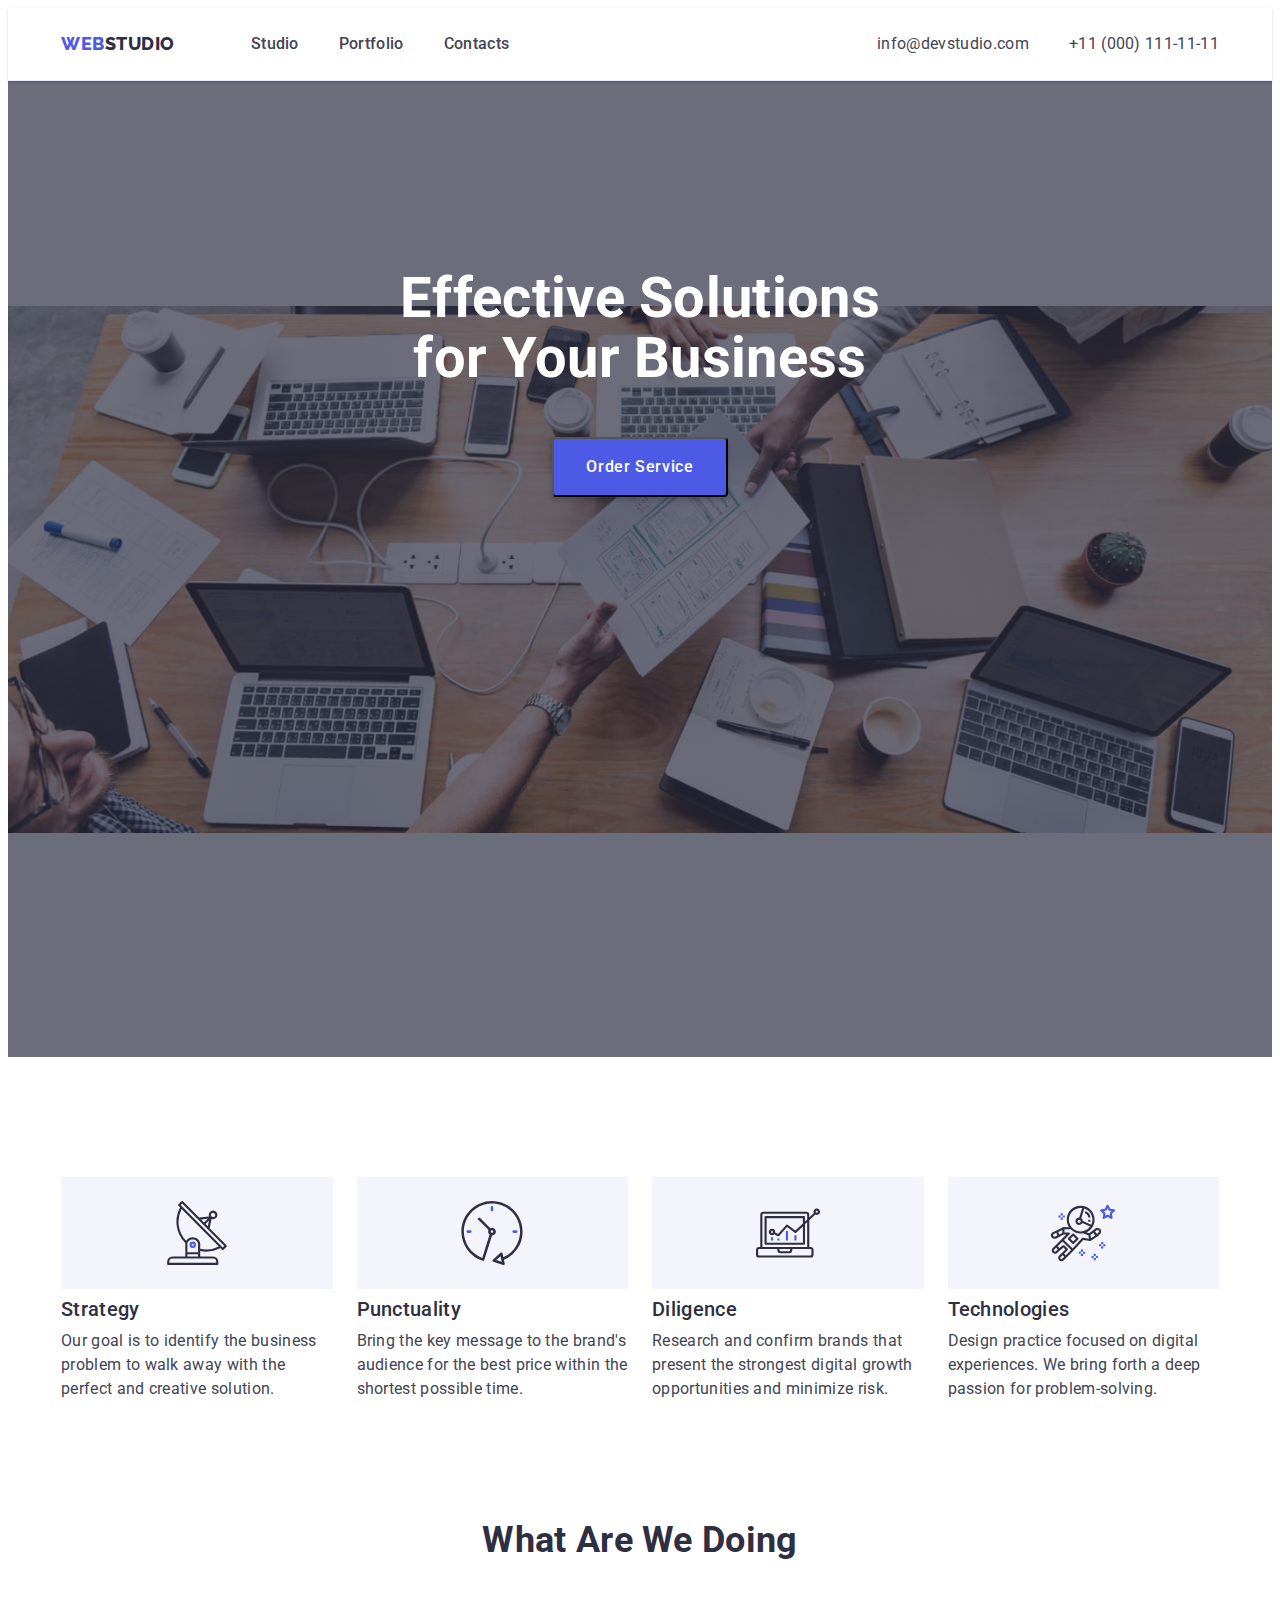
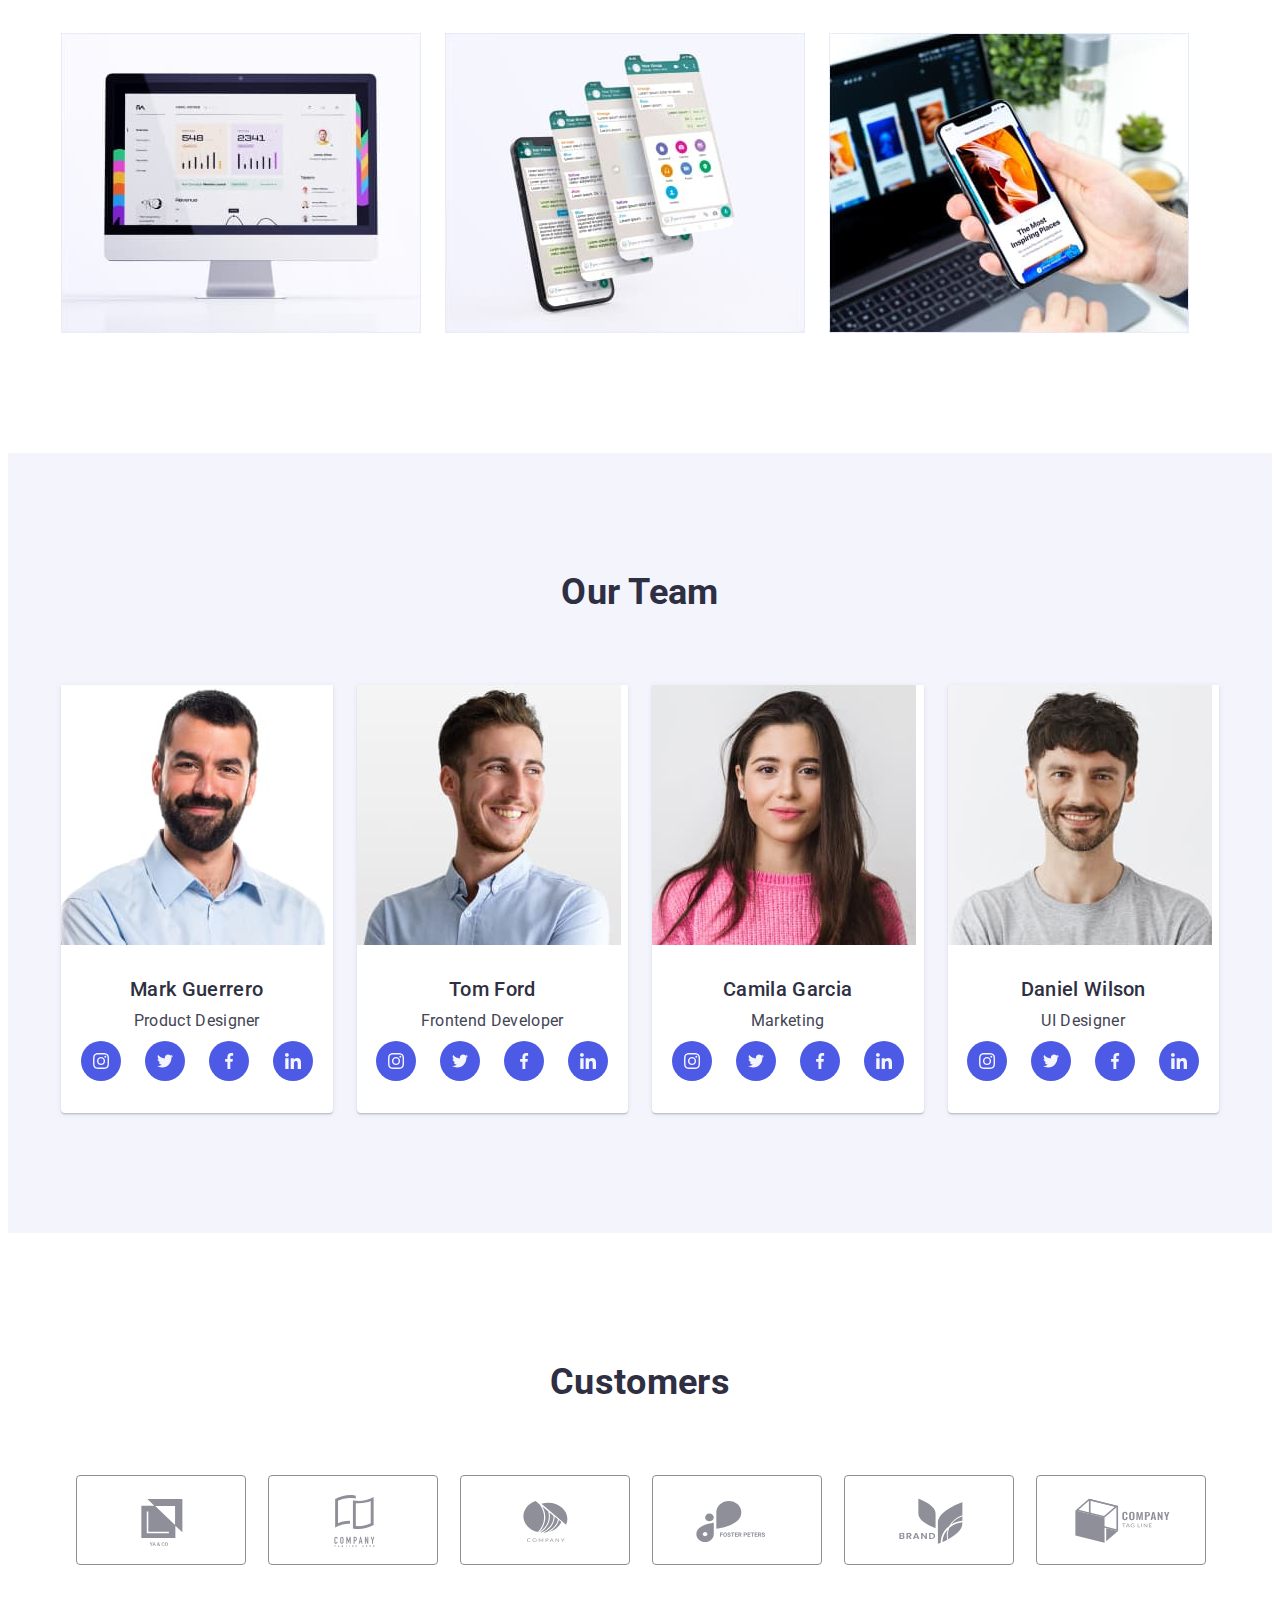
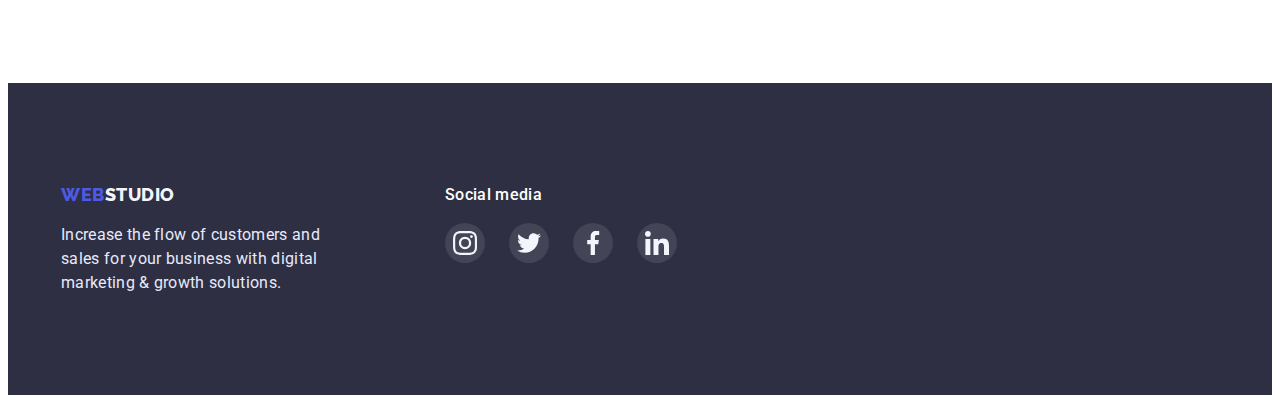
<file: index.html>
<!DOCTYPE html>
<html lang="en">
<head>
    <meta charset="UTF-8">
    <meta http-equiv="X-UA-Compatible" content="IE=edge">
    <meta name="viewport" content="width=device-width, initial-scale=1.0">
    <title>Web Studio</title>
    <link
        rel="stylesheet"
        href="https://cdnjs.cloudflare.com/ajax/libs/modern-normalize/1.1.0/modern-normalize.min.css"
        integrity="sha512-wpPYUAdjBVSE4KJnH1VR1HeZfpl1ub8YT/NKx4PuQ5NmX2tKuGu6U/JRp5y+Y8XG2tV+wKQpNHVUX03MfMFn9Q=="
        crossorigin="anonymous"
        referrerpolicy="no-referrer"
    />
    <link rel="preconnect" href="https://fonts.googleapis.com">
    <link rel="preconnect" href="https://fonts.gstatic.com" crossorigin>
    <link href="https://fonts.googleapis.com/css2?family=Raleway:wght@800&family=Roboto:wght@400;500;700&display=swap" rel="stylesheet">
    <link rel="stylesheet" href="./css/styles.css">
</head>

<body>
    <!--Header-->
    <header class="header">
        <div class="header-container container">
            <nav class="header-navigation">
                <a href="./index.html" class="header-logo logo"><span class="logo-accent">Web</span>Studio</a>
            
                <ul class="header-list list">
                    <li class="header-item"><a href="./index.html" class="header-link link">Studio</a></li>
                    <li class="header-item"><a href="./portfolio.html" class="header-link link">Portfolio</a></li>
                    <li class="header-item"><a href="" class="header-link link">Contacts</a></li>
                </ul>

            </nav>
                
            <address class="header-contacts">
                <ul class="header-contacts-list list">
                    <li class="header-contacts-item"><a href="mailto:info@devstudio.com" class="header-contacts-mail link">info@devstudio.com</a></li>
                    <li class="header-contacts-item"><a href="tel:+110001111111" class="header-contacts-tel link">+11 (000) 111-11-11</a></li>
                </ul>
            </address>
        </div>
    </header>

    <main>
        <!--Hero-->
        <section class="hero">
            <div class="container">
                <h1 class="hero-title">Effective Solutions for Your Business</h1>
                <button type="button" class="hero-btn btn">Order Service</button>
            </div>
        </section>

        <!--Benefits-->
        <section class="benefits">
            <div class="container">
                <h2 class="visually-hidden">Benefits of the company</h2>
                <ul class="benefits-list list">
                    <li class="benefits-item">
                        <div class="benefits-icon">
                            <svg class="benefits-icon-item" width="64" height="64">
                                <use href="images/icons.svg#icon-antenna"></use>
                            </svg>
                         </div>
                        <h3 class="benefits-subtitle subtitle">Strategy</h3>
                        <p class="benefits-text text">Our goal is to identify the business problem to walk away with the perfect and creative solution.</p>
                    </li>

                    <li class="benefits-item">
                        <div class="benefits-icon">
                            <svg class="benefits-icon-item" width="64" height="64">
                                <use href="images/icons.svg#icon-clock"></use>
                            </svg>
                        </div>
                        <h3 class="benefits-subtitle subtitle">Punctuality</h3>
                        <p class="benefits-text text text">Bring the key message to the brand's audience for the best price within the shortest possible time.</p>
                    </li>

                    <li class="benefits-item">
                        <div class="benefits-icon">
                            <svg class="benefits-icon-item" width="64" height="64">
                                <use href="images/icons.svg#icon-diagram"></use>
                            </svg>
                        </div>
                        <h3 class="benefits-subtitle subtitle">Diligence</h3>
                        <p class="benefits-text text text">Research and confirm brands that present the strongest digital growth opportunities and minimize risk.</p>
                    </li>

                    <li class="benefits-item">
                        <div class="benefits-icon">
                            <svg class="benefits-icon-item" width="64" height="64">
                                <use href="images/icons.svg#icon-astronaut"></use>
                            </svg>
                         </div>
                        <h3 class="benefits-subtitle subtitle">Technologies</h3>
                        <p class="benefits-text text text">Design practice focused on digital experiences. We bring forth a deep passion for problem-solving.</p>
                    </li>
                </ul>
            </div>
        </section>

        <!--About section-->
        <section class="about">
            <div class="container">
                <h2 class="about-title title">What are we doing</h2>
                <ul class="about-list list">
                    <li class="about-item">
                        <img src="./images/section-2-img-1.jpg" width="360" height="300" alt="computer">
                    </li>
                    <li class="about-item">
                        <img src="./images/section-2-img-2.jpg" width="360" height="300" alt="mobile phone">
                    </li>
                    <li class="about-item">
                        <img src="./images/section-2-img-3.jpg" width="360" height="300" alt="computer and mobile phone">
                    </li>
                </ul>
            </div>
        </section>

        <!--Section Team-->
        <section class="team">
            <div class="container">
                <h2 class="team-title title">Our Team</h2>
                <ul class="team-list list">
                    <li class="team-item">
                        <img src="./images/section-3-mark-guerrero.jpg" width="264" height="260" alt="employee's foto">
                        <div class="team-content">
                            <h3 class="team-subtitle subtitle">Mark Guerrero</h3>
                            <p class="team-text text">Product Designer</p>
                            <ul class="team-social-list list">
                                <li class="team-social-item">
                                    <a href="" class="team-social-link link">
                                        <svg class="team-social-icon" width="16" height="16">
                                            <use href="./images/icons.svg#icon-instagram"></use>
                                        </svg>
                                    </a>
                                </li>
                                <li class="team-social-item">
                                    <a href="" class="team-social-link link">
                                        <svg class="team-social-icon" width="16" height="16">
                                            <use href="./images/icons.svg#icon-twitter"></use>
                                        </svg>
                                    </a>
                                </li>
                                <li class="team-social-item">
                                    <a href="" class="team-social-link link">
                                        <svg class="team-social-icon" width="16" height="16">
                                            <use href="./images/icons.svg#icon-facebook"></use>
                                        </svg>
                                    </a>
                                </li>
                                <li class="team-social-item">
                                    <a href="" class="team-social-link link">
                                        <svg class="team-social-icon" width="16" height="16">
                                            <use href="./images/icons.svg#icon-linkedin"></use>
                                        </svg>
                                    </a>
                                </li>
                            </ul>
                        </div>
                    </li>
                    <li class="team-item">
                        <img src="./images/section-3-tom-ford.jpg" width="264" height="260" alt="employee's foto">
                        <div class="team-content">
                            <h3 class="team-subtitle subtitle">Tom Ford</h3>
                            <p class="team-text text">Frontend Developer</p>
                            <ul class="team-social-list list">
                                <li class="team-social-item">
                                    <a href="" class="team-social-link link">
                                        <svg class="team-social-icon" width="16" height="16">
                                            <use href="./images/icons.svg#icon-instagram"></use>
                                        </svg>
                                    </a>
                                </li>
                                <li class="team-social-item">
                                    <a href="" class="team-social-link link">
                                        <svg class="team-social-icon" width="16" height="16">
                                            <use href="./images/icons.svg#icon-twitter"></use>
                                        </svg>
                                    </a>
                                </li>
                                <li class="team-social-item">
                                    <a href="" class="team-social-link link">
                                        <svg class="team-social-icon" width="16" height="16">
                                            <use href="./images/icons.svg#icon-facebook"></use>
                                        </svg>
                                    </a>
                                </li>
                                <li class="team-social-item">
                                    <a href="" class="team-social-link link">
                                        <svg class="team-social-icon" width="16" height="16">
                                            <use href="./images/icons.svg#icon-linkedin"></use>
                                        </svg>
                                    </a>
                                </li>
                            </ul>
                        </div>
                    </li>
                    <li class="team-item">
                        <img src="./images/section-3-camila-garcia.jpg" width="264" height="260" alt="employee's foto">
                        <div class="team-content">
                            <h3 class="team-subtitle subtitle">Camila Garcia</h3>
                            <p class="team-text text">Marketing</p>
                            <ul class="team-social-list list">
                                <li class="team-social-item">
                                    <a href="" class="team-social-link link">
                                        <svg class="team-social-icon" width="16" height="16">
                                            <use href="./images/icons.svg#icon-instagram"></use>
                                        </svg>
                                    </a>
                                </li>
                                <li class="team-social-item">
                                    <a href="" class="team-social-link link">
                                        <svg class="team-social-icon" width="16" height="16">
                                            <use href="./images/icons.svg#icon-twitter"></use>
                                        </svg>
                                    </a>
                                </li>
                                <li class="team-social-item">
                                    <a href="" class="team-social-link link">
                                        <svg class="team-social-icon" width="16" height="16">
                                            <use href="./images/icons.svg#icon-facebook"></use>
                                        </svg>
                                    </a>
                                </li>
                                <li class="team-social-item">
                                    <a href="" class="team-social-link link">
                                        <svg class="team-social-icon" width="16" height="16">
                                            <use href="./images/icons.svg#icon-linkedin"></use>
                                        </svg>
                                    </a>
                                </li>
                            </ul>
                        </div>
                    </li>
                    <li class="team-item">
                        <img src="./images/section-3-daniel-wilson.jpg" width="264" height="260" alt="employee's foto">
                        <div class="team-content">
                            <h3 class="team-subtitle subtitle">Daniel Wilson</h3>
                            <p class="team-text text">UI Designer</p>
                            <ul class="team-social-list list">
                                <li class="team-social-item">
                                    <a href="" class="team-social-link link">
                                        <svg class="team-social-icon" width="16" height="16">
                                            <use href="./images/icons.svg#icon-instagram"></use>
                                        </svg>
                                    </a>
                                </li>
                                <li class="team-social-item">
                                    <a href="" class="team-social-link link">
                                        <svg class="team-social-icon" width="16" height="16">
                                            <use href="./images/icons.svg#icon-twitter"></use>
                                        </svg>
                                    </a>
                                </li>
                                <li class="team-social-item">
                                    <a href="" class="team-social-link link">
                                        <svg class="team-social-icon" width="16" height="16">
                                            <use href="./images/icons.svg#icon-facebook"></use>
                                        </svg>
                                    </a>
                                </li>
                                <li class="team-social-item">
                                    <a href="" class="team-social-link link">
                                        <svg class="team-social-icon" width="16" height="16">
                                            <use href="./images/icons.svg#icon-linkedin"></use>
                                        </svg>
                                    </a>
                                </li>
                            </ul>
                        </div>
                    </li>
                </ul>
            </div>
        </section>

        <!-- Customers -->
        <section class="customers">
            <div class="container">
                <h2 class="customers-title title">Customers</h2>
                <ul class="customers-list list">
                    <li class="customers-item">
                        <a href="" class="customers-link link">
                            <svg class="customers-icon" width="104" height="56">
                                <use href="./images/icons.svg#icon-logo-1"></use>
                            </svg>
                        </a>
                    </li>
                    <li class="customers-item">
                        <a href="" class="customers-link link">
                            <svg class="customers-icon" width="104" height="56">
                                <use href="./images/icons.svg#icon-logo-2"></use>
                            </svg>
                        </a>
                    </li>
                    <li class="customers-item">
                        <a href="" class="customers-link link">
                            <svg class="customers-icon" width="104" height="56">
                                <use href="./images/icons.svg#icon-logo-3"></use>
                            </svg>
                        </a>
                    </li>
                    <li class="customers-item">
                        <a href="" class="customers-link link">
                            <svg class="customers-icon" width="104" height="56">
                                <use href="./images/icons.svg#icon-logo-4"></use>
                            </svg>
                        </a>
                    </li>
                    <li class="customers-item">
                        <a href="" class="customers-link link">
                            <svg class="customers-icon" width="104" height="56">
                                <use href="./images/icons.svg#icon-logo-5"></use>
                            </svg>
                        </a>
                    </li>
                    <li class="customers-item">
                        <a href="" class="customers-link link">
                            <svg class="customers-icon" width="104" height="56">
                                <use href="./images/icons.svg#icon-logo-6"></use>
                            </svg>
                        </a>
                    </li>
                </ul>
            </div>
        </section>
    </main>

    <!--Footer-->
    <footer class="footer">
        <div class="container footer-container">
            <div class="footer-text">
                <a href="./index.html" class="footer-logo logo"><span class="logo-accent">Web</span>Studio</a>
                <p class="footer-tagline">Increase the flow of customers and sales for your business with digital marketing & growth solutions.</p>
            </div>
            <div class="footer-social">
                <h4 class="footer-social-title">Social media</h4>
                <ul class="footer-social-list list">
                    <li class="footer-social-item">
                        <a href="" class="footer-social-link link">
                            <svg class="footer-social-icon" width="24" height="24">
                                <use href="./images/icons.svg#icon-instagram"></use>
                            </svg>
                        </a>
                    </li>
                    <li class="footer-social-item">
                        <a href="" class="footer-social-link link">
                            <svg class="footer-social-icon" width="24" height="24">
                                <use href="./images/icons.svg#icon-twitter"></use>
                            </svg>
                        </a>
                    </li>
                    <li class="footer-social-item">
                        <a href="" class="footer-social-link link">
                            <svg class="footer-social-icon" width="24" height="24">
                                <use href="./images/icons.svg#icon-facebook"></use>
                            </svg>
                        </a>
                    </li>
                    <li class="footer-social-item">
                        <a href="" class="footer-social-link link">
                            <svg class="footer-social-icon" width="24" height="24">
                                <use href="./images/icons.svg#icon-linkedin"></use>
                            </svg>
                        </a>
                    </li>
                </ul>
            </div>
        </div>
    </footer>
</body>
</html>
</file>
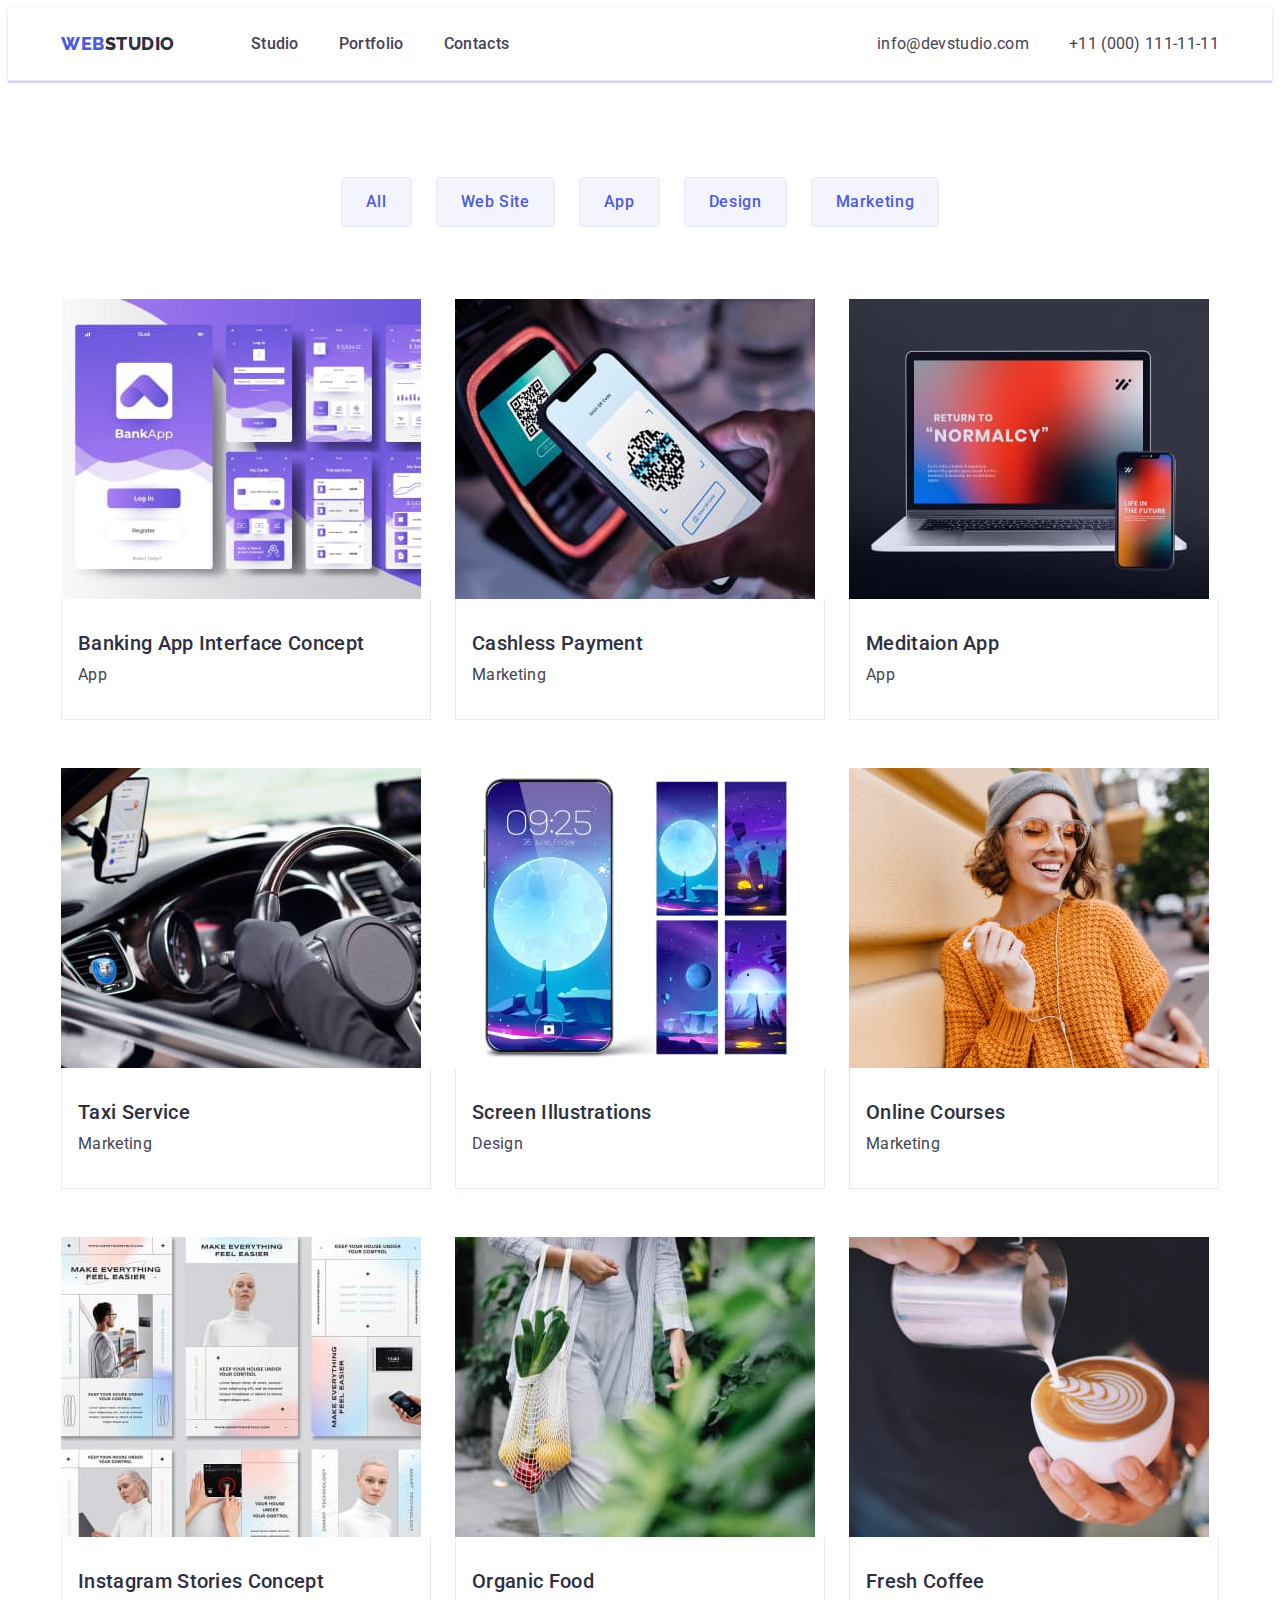
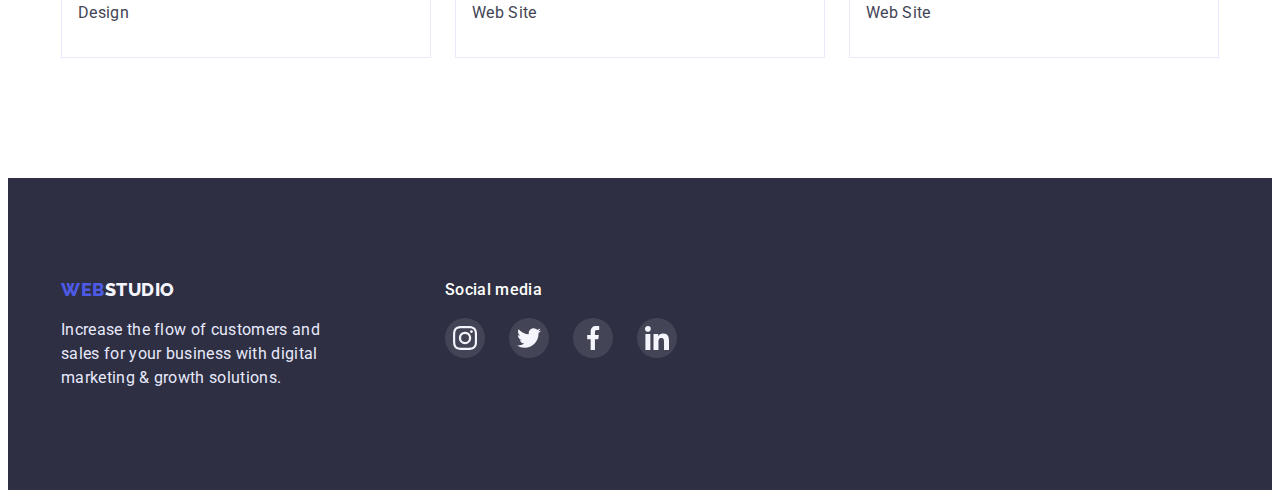
<file: portfolio.html>
<!DOCTYPE html>
<html lang="en">
<head>
    <meta charset="UTF-8">
    <meta http-equiv="X-UA-Compatible" content="IE=edge">
    <meta name="viewport" content="width=device-width, initial-scale=1.0">
    <title>Web Studio</title>
    <link
        rel="stylesheet"
        href="https://cdnjs.cloudflare.com/ajax/libs/modern-normalize/1.1.0/modern-normalize.min.css"
        integrity="sha512-wpPYUAdjBVSE4KJnH1VR1HeZfpl1ub8YT/NKx4PuQ5NmX2tKuGu6U/JRp5y+Y8XG2tV+wKQpNHVUX03MfMFn9Q=="
        crossorigin="anonymous"
        referrerpolicy="no-referrer"
    />
    <link rel="preconnect" href="https://fonts.googleapis.com">
    <link rel="preconnect" href="https://fonts.gstatic.com" crossorigin>
    <link href="https://fonts.googleapis.com/css2?family=Raleway:wght@800&family=Roboto:wght@400;500;700&display=swap" rel="stylesheet">
    <link rel="stylesheet" href="./css/styles.css">
</head>

<body>
    <!--Header-->
    <header class="header">
        <div class="header-container container">
            <nav class="header-navigation">
                <a href="./index.html" class="header-logo logo"><span class="logo-accent">Web</span>Studio</a>
            
                <ul class="header-list list">
                    <li class="header-item"><a href="./index.html" class="header-link link">Studio</a></li>
                    <li class="header-item"><a href="./portfolio.html" class="header-link link">Portfolio</a></li>
                    <li class="header-item"><a href="" class="header-link link">Contacts</a></li>
                </ul>

            </nav>
                
            <address class="header-contacts">
                <ul class="header-contacts-list list">
                    <li class="header-contacts-item"><a href="mailto:info@devstudio.com" class="header-contacts-mail link">info@devstudio.com</a></li>
                    <li class="header-contacts-item"><a href="tel:+110001111111" class="header-contacts-tel link">+11 (000) 111-11-11</a></li>
                </ul>
            </address>
        </div>
        
    </header>

    <main>
         <!--Portfolio -->
        <section class="works">    
            <div class="container">
                <h1 class="visually-hidden">Work examples</h1>
                <ul class="works-filter-list list">
                    <li class="works-filter-item"><button type="button" class="works-filter-btn btn">All</button></li>
                    <li class="works-filter-item"><button type="button" class="works-filter-btn btn">Web Site</button></li>
                    <li class="works-filter-item"><button type="button" class="works-filter-btn btn">App</button></li>
                    <li class="works-filter-item"><button type="button" class="works-filter-btn btn">Design</button></li>
                    <li class="works-filter-item"><button type="button" class="works-filter-btn btn">Marketing</button></li>
                </ul>
                
                <ul class="works-list list">
                    <li class="works-item">
                        <a href="" class="works-link link">
                            <img src="./images/portfolio/img-1.jpg" alt="Work exampl" width="360" height="300">
                            <div class="work-content">
                            <h2 class="works-subtitle subtitle">Banking App Interface Concept</h2>
                            <p class="works-text text">App</p>
                            </div>
                        </a>
                    </li>
                    <li class="works-item">
                        <a href="" class="works-link link">
                            <img src="./images/portfolio/img-2.jpg" alt="Work exampl" width="360" height="300">
                            <div class="work-content">
                                <h2 class="works-subtitle subtitle">Cashless Payment</h2>
                                <p class="works-text text">Marketing</p>
                            </div>
                        </a>
                    </li>
                    <li class="works-item">
                        <a href="" class="works-link link">
                            <img src="./images/portfolio/img-3.jpg" alt="Work exampl" width="360" height="300">
                            <div class="work-content">
                                <h2 class="works-subtitle subtitle">Meditaion App</h2>
                                <p class="works-text text">App</p>
                            </div>
                        </a>
                    </li>
                    <li class="works-item">
                        <a href="" class="works-link link">
                            <img src="./images/portfolio/img-4.jpg" alt="Work exampl" width="360" height="300">
                            <div class="work-content">
                                <h2 class="works-subtitle subtitle">Taxi Service</h2>
                                <p class="works-text text">Marketing</p>
                            </div>
                        </a>
                    </li>
                    <li class="works-item">
                        <a href="" class="works-link link">
                            <img src="./images/portfolio/img-5.jpg" alt="Work exampl" width="360" height="300">
                            <div class="work-content">
                                <h2 class="works-subtitle subtitle">Screen Illustrations</h2>
                                <p class="works-text text">Design</p>
                            </div>
                        </a>
                    </li>
                    <li class="works-item">
                        <a href="" class="works-link link">
                            <img src="./images/portfolio/img-6.jpg" alt="Work exampl" width="360" height="300">
                            <div class="work-content">
                                <h2 class="works-subtitle subtitle">Online Courses</h2>
                                <p class="works-text text">Marketing</p>
                            </div>
                        </a>
                    </li>
                    <li class="works-item">
                        <a href="" class="works-link link">
                            <img src="./images/portfolio/img-7.jpg" alt="Work exampl" width="360" height="300">
                            <div class="work-content">
                                <h2 class="works-subtitle subtitle">Instagram Stories Concept</h2>
                                <p class="works-text text">Design</p>
                            </div>
                        </a>
                    </li>
                    <li class="works-item">
                        <a href="" class="works-link link">
                            <img src="./images/portfolio/img-8.jpg" alt="Work exampl" width="360" height="300">
                            <div class="work-content">
                                <h2 class="works-subtitle subtitle">Organic Food</h2>
                                <p class="works-text text">Web Site</p>
                            </div>
                        </a>
                    </li>
                    <li class="works-item">
                        <a href="" class="works-link link">
                            <img src="./images/portfolio/img-9.jpg" alt="Work exampl" width="360" height="300">
                            <div class="work-content">
                                <h2 class="works-subtitle subtitle">Fresh Coffee</h2>
                                <p class="works-text text">Web Site</p>
                            </div>
                        </a>
                    </li>
                </ul>
            </div>
            
        </section>
    </main>

    <!--Footer-->
    <footer class="footer">
        <div class="container footer-container">
            <div class="footer-text">
                <a href="./index.html" class="footer-logo logo"><span class="logo-accent">Web</span>Studio</a>
                <p class="footer-tagline">Increase the flow of customers and sales for your business with digital marketing & growth solutions.</p>
            </div>
            <div class="footer-social">
                <h4 class="footer-social-title">Social media</h4>
                <ul class="footer-social-list list">
                    <li class="footer-social-item">
                        <a href="" class="footer-social-link link">
                            <svg class="footer-social-icon" width="24" height="24">
                                <use href="./images/icons.svg#icon-instagram"></use>
                            </svg>
                        </a>
                    </li>
                    <li class="footer-social-item">
                        <a href="" class="footer-social-link link">
                            <svg class="footer-social-icon" width="24" height="24">
                                <use href="./images/icons.svg#icon-twitter"></use>
                            </svg>
                        </a>
                    </li>
                    <li class="footer-social-item">
                        <a href="" class="footer-social-link link">
                            <svg class="footer-social-icon" width="24" height="24">
                                <use href="./images/icons.svg#icon-facebook"></use>
                            </svg>
                        </a>
                    </li>
                    <li class="footer-social-item">
                        <a href="" class="footer-social-link link">
                            <svg class="footer-social-icon" width="24" height="24">
                                <use href="./images/icons.svg#icon-linkedin"></use>
                            </svg>
                        </a>
                    </li>
                </ul>
            </div>
        </div>
    </footer>
</body>
</html>
</file>
<file: css/styles.css>
:root {
    --primary-color: #2E2F42;
    --text-color: #434455;
    --title-color: #2E2F42;
    --accent-color: #4D5AE5;
    --border-color: #E7E9FC;
    --main-gap: 24px;
}

h1,
h2,
h3,
h4,
h5,
h6,
p {
  margin: 0;
  }

ul {
    padding-left: 0;
    margin-block: 0; 
}

img {
    display: block;
    max-width: 100%;
    height: auto;
}

body {
    background-color: #FFFFFF;
    font-family: 'Roboto', sans-serif;
    font-weight: 400;
    font-size: 16px;
    line-height: 1.5;
    letter-spacing: 0.02em;
}

.container {
    width: 1158px;
    margin: 0 auto;
    padding-left: 15px;
    padding-right: 15px;
}

.list {
    list-style: none;
}

.link {
    text-decoration: none;
}

.title {
    font-weight: 700;
    font-size: 36px;
    line-height: 1.11;
    text-align: center;
    text-transform: capitalize;
    color: var(--title-color);
}

.subtitle {
    font-weight: 500;
    font-size: 20px;
    line-height: 1.2;
    color: var(--title-color);
}

.text {
    color: var(--text-color);
}

.logo {
    font-family: 'Raleway', sans-serif;
    font-weight: 800;
    font-size: 18px;
    line-height: 1.33;
    text-decoration: none;
    letter-spacing: 0.03em;
    text-transform: uppercase;
}

.visually-hidden {
    position: absolute;
    width: 1px;
    height: 1px;
    margin: -1px;
    border: 0;
    padding: 0;
    white-space: nowrap;
    clip-path: inset(100%);
    clip: rect(0 0 0 0);
    overflow: hidden;
}

.logo-accent {
    color: var(--accent-color);
}

.btn {
    cursor: pointer;
    font-family: inherit;
    font-weight: 500;
    font-size: 16px;
    line-height: 1.5;
    letter-spacing: 0.04em;
}

/* -----Header----- */
.header {
    border-bottom: 1px solid var(--border-color);
    box-shadow: 0px 2px 1px rgba(46, 47, 66, 0.08), 0px 1px 1px rgba(46, 47, 66, 0.16), 0px 1px 6px rgba(46, 47, 66, 0.08);
}

.header-container{
    display: flex;
    align-items: center;

}

.header-navigation {
    display: flex;
    align-items: center;
}

.header-logo{
    padding-top: 24px;
    padding-bottom: 24px;
    color: var(--title-color)
}

.header-list {
    display: flex;
    gap: 40px;
    margin-left: 76px;
    
    color: var(--title-color);
}

.header-item {
}


.header-link{
    display: block;
    padding-top: 24px;
    padding-bottom: 24px;
    
    font-weight: 500;
    color: var(--text-color);
}

.header-contacts {
    margin-left: auto;
    align-items: center;

    font-style: normal;
}

.header-contacts-list {
    display: flex;
    gap: 40px;
}

.header-contacts-item {
}


.header-contacts-mail {
    display: block;
    padding-top: 24px;
    padding-bottom: 24px;

    color: var(--text-color);
    }

.header-contacts-tel {
    display: block;
    padding-top: 24px;
    padding-bottom: 24px;

    color: var(--text-color);
}

.header-link:focus,
.header-link:hover,
.header-contacts-mail:focus,
.header-contacts-mail:hover,
.header-contacts-tel:focus,
.header-contacts-tel:hover{
    color: var(--accent-color);
}


/* -----Hero----- */

.hero {
    padding: 188px 0;
    max-width: 1440px;
    height: 600px;
    margin-left: auto;
    margin-right: auto;

    /* background-color: var(--primary-color); */
    text-align: center;

    background-image: linear-gradient(
        rgba(46, 47, 66, 0.7),
        rgba(46, 47, 66, 0.7)), 
        url(../images/hero-bkg.jpg);
    background-size: cover;
    background-repeat: no-repeat;
    background-position: center;
    background-size: contain;
    
    }

.hero-title {
    width: 494px;
    margin: auto;
    font-weight: 700;
    font-size: 56px;
    line-height: 1.07;
    color: #FFFFFF;
    margin-bottom: 48px;
}

.hero-btn {
    min-width: 169px;
    padding: 16px 32px;
    border-radius: 4px;

    background-color: var(--accent-color);
    color: #FFFFFF;
    flex: none;
    order: 0;
    flex-grow: 0;
    box-shadow: 0px 4px 4px rgba(0, 0, 0, 0.15)
}

.hero-btn:hover,
.hero-btn:focus {
    border-color: #FFFFFF;
}

/* -----Benefits----- */

.benefits{
    padding:120px 0;
}

.benefits-list {
    display: flex;
    flex-wrap: wrap;
    gap: var(--main-gap);
}

.benefits-item {
    width: calc((100% - 72px) / 4);
}

.benefits-icon {
    display: flex;
    justify-content: center;
    align-items: center;
    height: 112px;
    background-color: #F4F4FD;
    margin-bottom: 8px;
}

.benefits-subtitle {
    margin-bottom: 8px;
}


/* -----About section----- */

.about{
    padding-bottom: 120px;
}

.about-title {
    margin-bottom: 72px;
}

.about-list {
    display: flex;
    flex-wrap: wrap;
    gap: var(--main-gap);
    
}

.about-item {
}

/* -----Section Team----- */

.team{
    padding: 120px 0;

    background-color: #F4F4FD;
}

.team-title {
    margin-bottom: 72px;
}

.team-list {
    display: flex;
    gap: var(--main-gap);
}
.team-item {
    width: calc((100% - 72px) / 4);

    background-color: #FFFFFF;
    box-shadow: 0px 1px 6px rgba(46, 47, 66, 0.08), 0px 1px 1px rgba(46, 47, 66, 0.16), 0px 2px 1px rgba(46, 47, 66, 0.08);
    border-radius: 0px 0px 4px 4px;
}

.team-content {
    padding: 32px 0;
}

.team-subtitle {
    margin-bottom: 8px;

    text-align: center;
    color: var(--title-color);
}

.team-text {
    margin-bottom: 8px;
    text-align: center;
}

.team-social-list {
    display: flex;
    justify-content: center;
    gap: var(--main-gap);
}

.team-social-item {
    width: 40px;
    height: 40px;
}

.team-social-link {
    display: flex;
    justify-content: center;
    align-items: center;
    background-color: var(--accent-color);
    color: #F4F4FD;
    width: 100%;
    height: 100%;
    border-radius: 50%;
}

.team-social-link:is(:hover, :focus) {
    background-color: #F4F4FD;
    color: var(--accent-color);
    filter: drop-shadow(0px 4px 4px rgba(0, 0, 0, 0.25))
}

.team-social-icon {
    fill: currentColor;
}

/* -----Customers----- */

.customers {
    padding: 130px 0 120px;
}

.customers-title {
    margin-bottom: 72px;
}

.customers-list {
    display: flex;
    justify-content: center;
    flex-wrap: wrap;
    gap: var(--main-gap);
}

.customers-item {
    width: 168px;
    height: 88px;
}

.customers-link {
    display: flex;
    justify-content: center;
    align-items: center;
    width: 100%;
    height: 100%;

    color: #8E8F99;
    border: 1px solid #8E8F99;
    border-radius: 4px; 
}

.customers-link:is(:hover, :focus) {
    color: var(--accent-color);
    border-color: var(--accent-color);
}

.customers-icon {
    fill: currentColor;
}

/* -----Footer----- */

.footer {
    padding: 100px 0;
    
    background-color: var(--primary-color);
}

.footer-container{
    display: flex;
}

.footer-text {
    margin-right: 120px;
}

.footer-logo {
    display: block;
    margin-bottom: 16px;

    color: #F4F4FD;
}

.footer-tagline {
    width: 264px;
    color: #E7E9FC;
}

.footer-social-title {
    font-weight: 500;
    color: #FFFFFF;
    margin-bottom: 16px;
}

.footer-social-list {
    display: flex;
    justify-content: center;
    gap: var(--main-gap);
}

.footer-social-item {
    width: 40px;
    height: 40px;   
}

.footer-social-link {
    display: flex;
    justify-content: center;
    align-items: center;
    background-color: rgba(255, 255, 255, 0.1);
    color: #F4F4FD;
    width: 100%;
    height: 100%;
    border-radius: 50%;
    }

.footer-social-link:is(:hover, :focus) {
    background-color: #31D0AA;
}

.footer-social-icon {
    fill: currentColor;
}

/* -----Portfolio----- */

.works {
    padding: 96px 0 120px;
}

.works-filter-list {
    display: flex;
    flex-wrap: wrap;
    justify-content: center;
    gap: var(--main-gap);
    margin-bottom: 72px;
}

.works-filter-item {
    
}
.works-filter-btn {
    padding: 12px 24px;
    border-radius: 4px;

    color: var(--accent-color);
    background: #F4F4FD;
    border: 1px solid var(--border-color);
    flex: none;
    order: 4;
    flex-grow: 0;
}

.works-filter-btn:hover,
.works-filter-btn:focus {
    background: #404BBF;
    border-color: var(--accent-color);
    box-shadow: 0px 3px 1px rgba(0, 0, 0, 0.1), 0px 2px 1px rgba(0, 0, 0, 0.08), 0px 2px 2px rgba(0, 0, 0, 0.12);
    color: #FFFFFF;
}

.works-list {
    display: flex;
    flex-wrap: wrap;
    row-gap: 48px;
    column-gap: var(--main-gap);
}

.works-item {
    width: calc((100% - 48px) / 3);
}

.works-link {
    display: block;
}

.work-content {
    border: 1px solid var(--border-color);
    border-top: 0;
    padding: 32px 16px;
}

.works-subtitle {
    margin-bottom: 8px;
}

.works-text {
    color: var(--text-color);
}

.work-item {
}

.works-link:is(:hover, :focus) {
    border-color: #F4F4FD;
    box-shadow: 0px 1px 6px rgba(46, 47, 66, 0.08), 0px 1px 1px rgba(46, 47, 66, 0.16), 0px 2px 1px rgba(46, 47, 66, 0.08);
}
</file>
